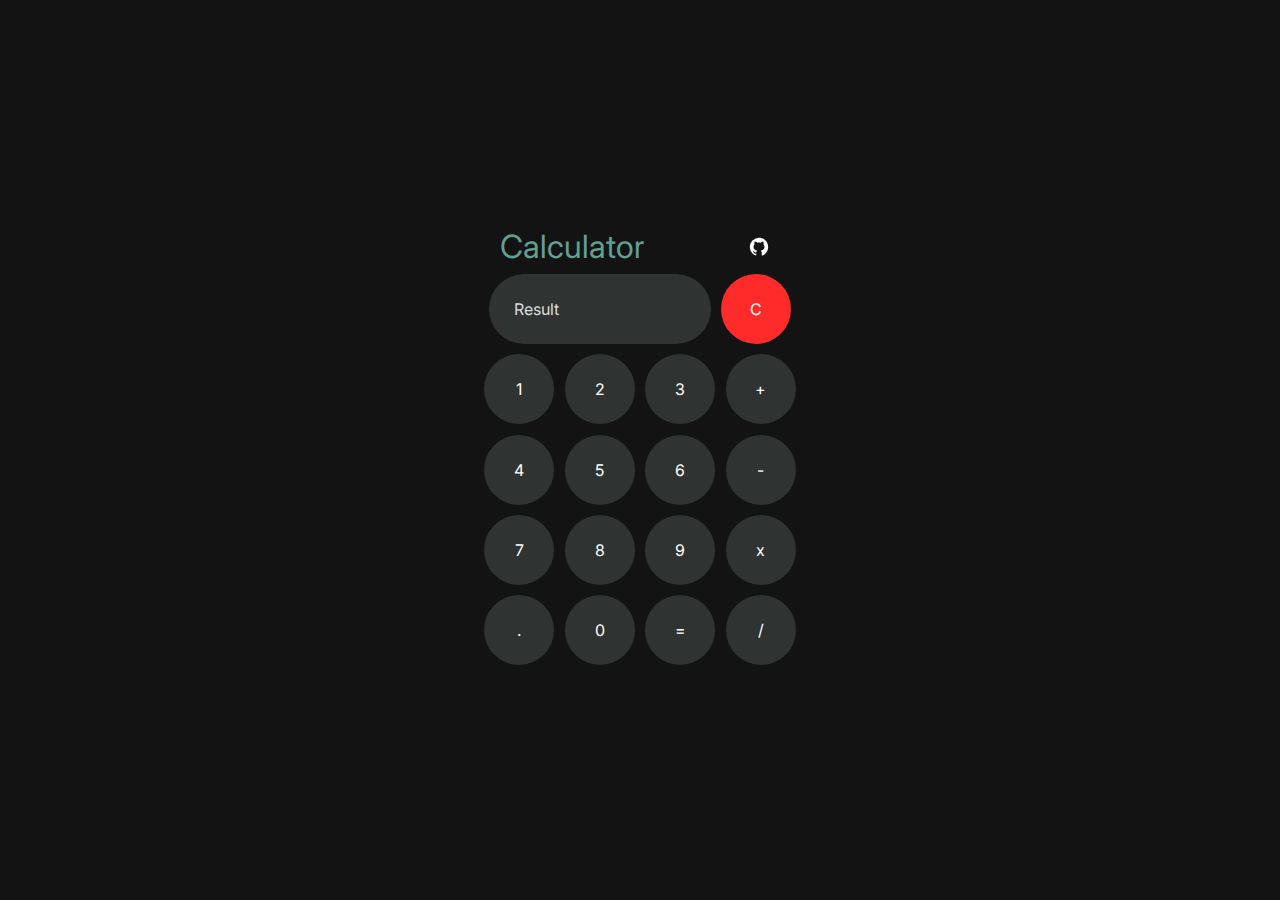
<file: Calculator/index.html>
<!DOCTYPE html>
<html lang="en">
  <head>
    <meta charset="utf-8" />
    <meta http-equiv="X-UA-Compatible" content="IE=edge" />
    <title>Calculator</title>
    <meta name="description" content="Simple Calculator With Dark Mode." />
    <meta name="viewport" content="width=device-width, initial-scale=1" />
    <link rel="icon" type="image/x-icon" href="assets/calculator.ico" />
    <link rel="stylesheet" href="styles.css" id="theme" />
    <link rel="preconnect" href="https://fonts.googleapis.com" />
    <link rel="preconnect" href="https://fonts.gstatic.com" crossorigin />
    <link
      href="https://fonts.googleapis.com/css2?family=Inter:wght@300;400&display=swap"
      rel="stylesheet"
    />
  </head>

  <body>
    <div class="wrapper">
      <div class="container">
        <div class="header-container">
          <h1 id="toast" class="animated-header">Calculator</h1>
          <div class="top-buttons">
            <a href="https://github.com/dheerajkumar47/Codsoft">
              <img src="assets/GitHubLight.svg" alt="Sun Icon" height="22.5" width="22.5" id="github-icon">
            </a>
          </div>
          </div>
        </div>
        <div class="first-row">
          <input
            type="text"
            name="result"
            id="result"
            placeholder="Result"
            readonly
          />
          <input
            type="button"
            value="C"
            onclick="result.value=''"
            id="clear-button"
          />
        </div>
        <div class="second-row">
          <input type="button" value="1" onclick="liveScreen(1)" />
          <input type="button" value="2" onclick="liveScreen(2)" />
          <input type="button" value="3" onclick="liveScreen(3)" />
          <input type="button" value="+" onclick="liveScreen('+')" />
        </div>
        <div class="third-row">
          <input type="button" value="4" onclick=" liveScreen(4)" />
          <input type="button" value="5" onclick=" liveScreen(5)" />
          <input type="button" value="6" onclick=" liveScreen(6)" />
          <input type="button" value="-" onclick="liveScreen('-')" />
        </div>
        <div class="fourth-row">
          <input type="button" value="7" onclick="liveScreen(7)" />
          <input type="button" value="8" onclick="liveScreen(8)" />
          <input type="button" value="9" onclick=" liveScreen(9)" />
          <input type="button" value="x" onclick="liveScreen('*')" />
        </div>
        <div class="fifth-row">
          <input type="button" value="." onclick="liveScreen('.')" />
          <input type="button" value="0" onclick="liveScreen(0)" />
          <input type="button" value="=" onclick="calculate(result.value)" />
          <input type="button" value="/" onclick="liveScreen('/')" />

        </div>
      </div>
    </div>
    <script src="script.js"></script>
  </body>
</html>
</file>
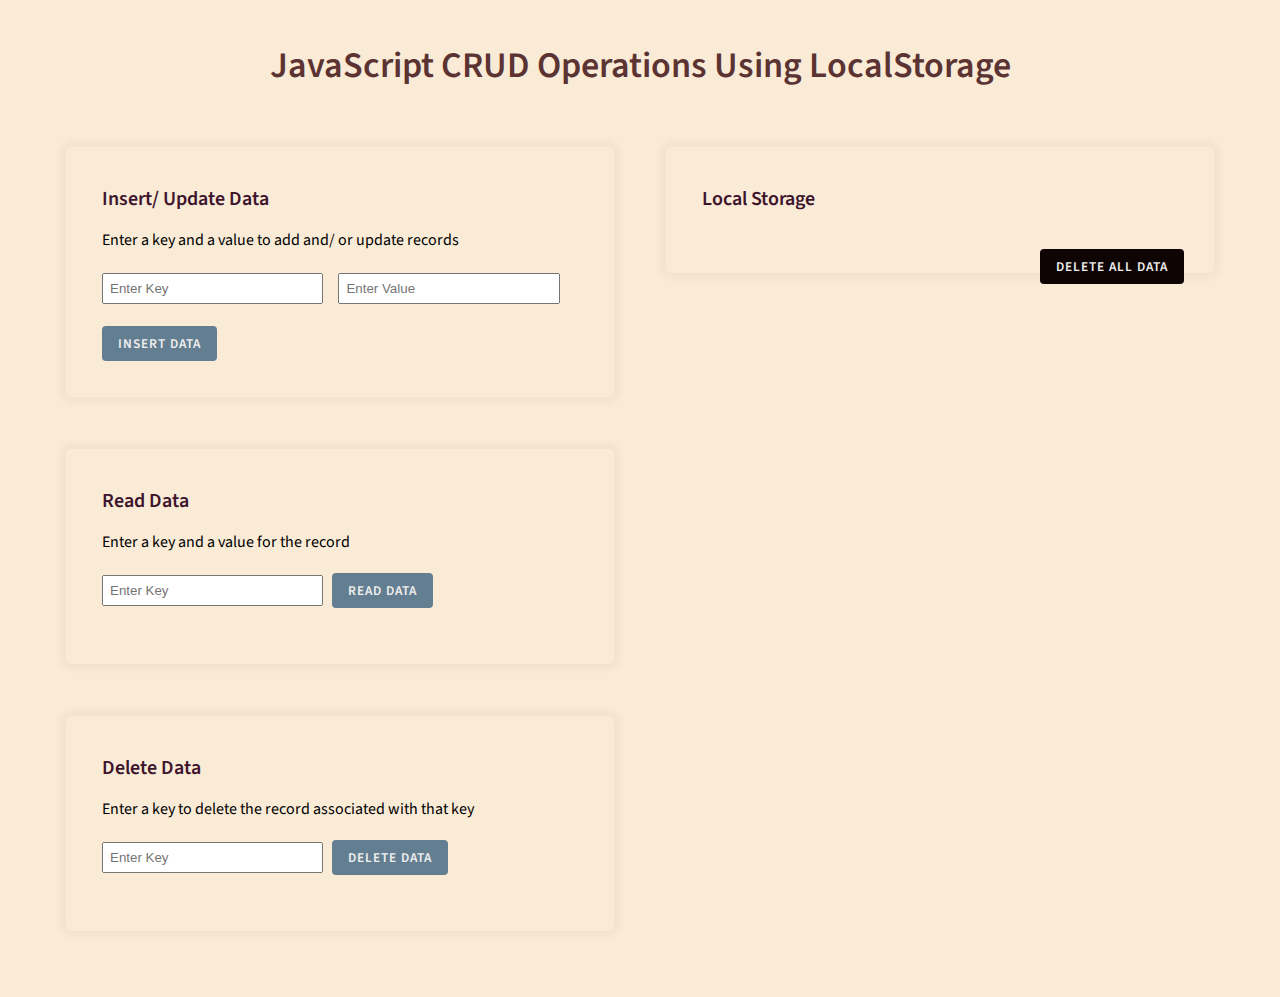
<file: CRUD using JS Local Storage/index.html>
<html>
  <head>
    <title>Simple CRUD Operations using JS - Local Storage</title>
    <meta http-equiv="Content-Type" content="text/html; charset=utf-8" />
    <meta name="viewport" content="width=device-width, initial-scale=1.0" />
    <link
      href="https://fonts.googleapis.com/css2?family=Source+Sans+Pro&display=swap"
      rel="stylesheet"
    />
    <link rel="stylesheet" href="styles.css" />
  </head>
  <body>
    <div class="main-wrapper">
      <h2>JavaScript CRUD Operations Using LocalStorage</h2>
      <div class="panels-wrap">
        <div class="left-panel">
          <div class="cardbox">
            <p><b>Insert/ Update Data</b></p>
            <span>Enter a key and a value to add and/ or update records</span>
            <div class="input-wrapper">
              <input id="inputKey" type="text" placeholder="Enter Key" />
              <input id="inputValue" type="text" placeholder="Enter Value" />
            </div>
            <button type="button" id="btnInsert">Insert Data</button>
          </div>
          <div class="read-box cardbox">
            <p><b>Read Data</b></p>
            <span>Enter a key and a value for the record</span>
            <div class="input-wrapper">
              <input
                id="inputReadDataKey"
                type="text"
                placeholder="Enter Key"
              />
              <button type="button" id="btnReadData">Read Data</button>
            </div>
            <p id="readedDataHere"></p>
          </div>
          <div class="delete-box cardbox">
            <p><b>Delete Data</b></p>
            <span
              >Enter a key to delete the record associated with that key</span
            >
            <div class="input-wrapper">
              <input id="inputDelKey" type="text" placeholder="Enter Key" />
              <button type="button" id="btnDelete">Delete Data</button>
            </div>
          </div>
        </div>
        <div class="right-panel">
          <div class="display-all-box cardbox">
            <p><b>Local Storage</b></p>
            <span id="avialRecords"></span>
            <p id="autoFILL"></p>
            <div id="lsOutput"></div>
            <div id="deleteAllBtn" class="delete-all">
              <button type="button" id="btnAllDelete">Delete All Data</button>
            </div>
          </div>
        </div>
      </div>
    </div>
    <script src="script.js"></script>
  </body>
</html>
</file>
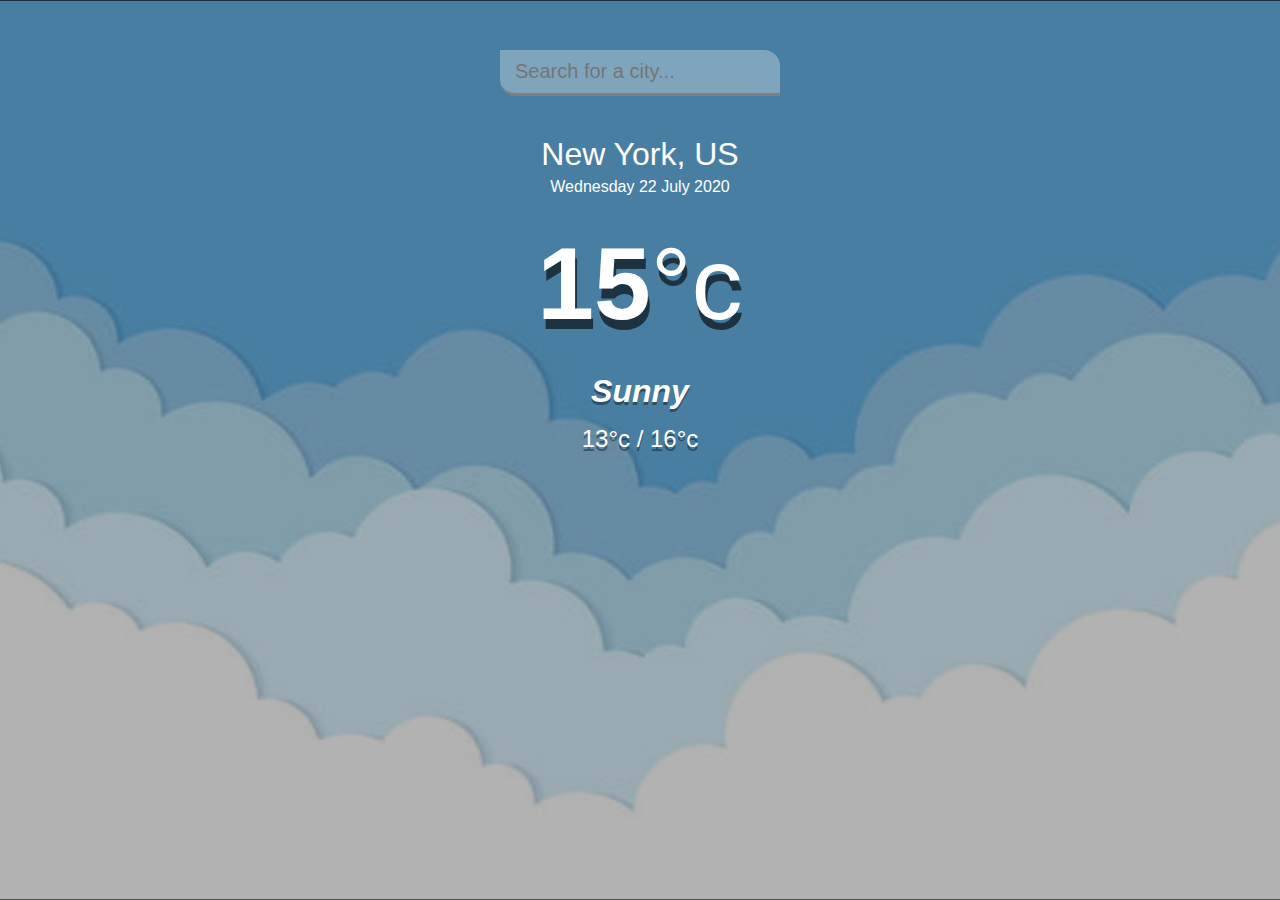
<file: Weather Application/index.html>
<!DOCTYPE html>
<html lang="en">
  <head>
    <meta charset="UTF-8" />
    <meta name="viewport" content="width=device-width, initial-scale=1.0" />
    <title>Weather App</title>
    <link rel="stylesheet" href="styles.css" />
  </head>
  <body>
    <div class="app-wrap">
      <header>
        <input
          type="text"
          autocomplete="off"
          class="search-box"
          placeholder="Search for a city..."
        />
      </header>
      <main>
        <section class="location">
          <div class="city">New York, US</div>
          <div class="date">Wednesday 22 July 2020</div>
        </section>
        <div class="current">
          <div class="temp">15<span>°c</span></div>
          <div class="weather">Sunny</div>
          <div class="hi-low">13°c / 16°c</div>
        </div>
      </main>
    </div>
    <script src="script.js"></script>
  </body>
</html>
</file>
<file: Calculator/styles.css>
* {
  box-sizing: border-box;
  padding: 0;
  margin: 0;
  font-family: Inter, -apple-system, BlinkMacSystemFont, "Segoe UI", "Open Sans";
  -webkit-appearance: none;
  appearance: none;
}

::placeholder {
  color: rgb(221, 221, 221);
}

.wrapper {
  height: 100vh;
  width: 100%;
  display: flex;
  justify-content: center;
  flex-direction: column;
  align-items: center;
  background-color: rgb(20, 19, 19);
  transition: 0.8s all;
}

h1 {
  margin-bottom: 1.5%;
  color: #fff;
  font-weight: normal;
}

.container {
  width: 350px;
  display: flex;
  justify-content: center;
  flex-direction: column;
  align-items: center;
}

.header-container {
  display: flex;
  justify-content: space-between;
  align-items: center;
  width: 80%;
}

.animated-header {
  display: inline-block;
  font-size: 2em;
  animation: showCharacter 2s steps(200) forwards;
  color: #61a094;
}

@keyframes showCharacter {
  from {
    width: 0;
    overflow: hidden;
  }
  to {
    width: 100%;
  }
}

.top-buttons {
  display: inline-block;
  position: relative;
  animation: pulse 1s infinite; /* Apply the 'pulse' animation */
}

@keyframes pulse {
  0% {
    transform: scale(1);
  }
  50% {
    transform: scale(1.2); /* Increase the scale to create a "pulse" effect */
  }
  100% {
    transform: scale(1);
  }
}

input {
  padding: 25px;
  color: rgb(255, 255, 255);
  font-size: 1em;
  cursor: pointer;
  width: 70px;
  background-color: rgb(47, 51, 50);
  border: none;
  outline: none;
  border-radius: 100px;
  margin: 0.2em;
}

.first-row,
.second-row,
.third-row,
.fourth-row,
.fifth-row {
  margin-bottom: 4px;
}

input[type="text"] {
  background-color: rgb(47, 51, 50);
  width: 222.5px;
}

input[type="button"]:hover {
  background-color: rgb(101, 101, 101);
  color: #fff;
}

#clear-button {
  color: #fff;
  background-color: rgb(255, 42, 42);
}

a {
  text-decoration: none;
  color: #fff;
}

#github-icon {
  margin-right: 10px;
}

.theme-button {
  all: unset;
  cursor: pointer;
}
</file>
<file: CRUD using JS Local Storage/styles.css>
body {
  margin: 0;
  padding: 0;
  width: 100%;
  font-family: "Source Sans Pro", sans-serif;
  background-color: antiquewhite;
}

.main-wrapper {
  margin: 40px;
}

.main-wrapper h2 {
  text-align: center;
  font-size: 36px;
  font-weight: 600;
  color: #5c3333;
  animation: wordBreak 2s ease-in-out infinite;
}
b {
  color: #3e142d;
  font-size: 20px;
  font-weight: 600;
}
@keyframes wordBreak {
  0% {
    transform: translateY(0);
    opacity: 1;
  }
  25% {
    transform: translateY(-10px);
    opacity: 0.7;
  }
  50% {
    transform: translateY(10px);
    opacity: 0.7;
  }
  75% {
    transform: translateY(-5px);
    opacity: 0.4;
  }
  100% {
    transform: translateY(5px);
    opacity: 0.4;
  }
}

hr {
  margin: 20px 0;
  border-color: #486e8b;
  opacity: 0.1;
}

#btnAllDelete {
  background-color: #0f0404;
  float: right;
  margin-top: 20px;
}

.delete-all {
  margin: 0 10px 24px 0;
}

.panels-wrap {
  display: -webkit-box;
  display: -ms-flexbox;
  display: flex;
  -webkit-box-orient: horizontal;
  -webkit-box-direction: normal;
  -ms-flex-direction: row;
  flex-direction: row;
  width: 100%;
}

.panels-wrap .left-panel {
  display: -webkit-box;
  display: -ms-flexbox;
  display: flex;
  -webkit-box-orient: vertical;
  -webkit-box-direction: normal;
  -ms-flex-direction: column;
  flex-direction: column;
  width: 50%;
}

.panels-wrap .right-panel {
  width: 50%;
}

.panels-wrap .cardbox {
  padding: 22px 20px 36px 36px;
  margin: 26px;
  -webkit-box-shadow: 0 0 6px 6px rgba(33, 33, 33, 0.03);
  box-shadow: 0 0 6px 6px rgba(33, 33, 33, 0.03);
  border-radius: 6px;
}

.panels-wrap .cardbox button {
  padding: 8px 16px;
  outline: none;
  background-color: #647e91;
  color: #efefef;
  font-family: "Source Sans Pro", sans-serif;
  text-transform: uppercase;
  font-weight: 600;
  letter-spacing: 1px;
  border: none;
  border-radius: 4px;
  cursor: pointer;
}

.panels-wrap .input-wrapper {
  width: 100%;
  margin: 16px 0 16px -6px;
}

.panels-wrap .input-wrapper input {
  width: 45%;
  padding: 6px;
  margin: 6px;
}
</file>
<file: Weather Application/styles.css>
* {
  margin: 0;
  padding: 0;
  box-sizing: border-box;
}

body {
  font-family: "montserrat", sans-serif;
  background-image: url("weather.jpg");
  background-size: cover;
  background-position: top center;
}

.app-wrap {
  display: flex;
  flex-direction: column;
  min-height: 100vh;
  background-image: linear-gradient(
    to bottom,
    rgba(0, 0, 0, 0.3),
    rgba(0, 0, 0, 0.3)
  );
}

header {
  display: flex;
  justify-content: center;
  align-items: center;
  padding: 50px 15px 15px;
}

header input {
  width: 100%;
  max-width: 280px;
  padding: 10px 15px;
  border: none;
  outline: none;
  background-color: rgba(255, 255, 255, 0.3);
  border-radius: 0px 16px 0px 16px;
  border-bottom: 3px solid gray;

  color: #313131;
  font-size: 20px;
  font-weight: 300;
  transition: 0.2s ease-out;
}

header input:focus {
  background-color: rgba(255, 255, 255, 0.6);
}

main {
  flex: 1 1 100%;
  padding: 25px 25px 50px;
  display: flex;
  flex-direction: column;
  align-items: center;
  text-align: center;
}

.location .city {
  color: #fff;
  font-size: 32px;
  font-weight: 500;
  margin-bottom: 5px;
}

.location .date {
  color: #fff;
  font-size: 16px;
}

.current .temp {
  color: #fff;
  font-size: 102px;
  font-weight: 900;
  margin: 30px 0px;
  text-shadow: 2px 10px rgba(0, 0, 0, 0.6);
}

.current .temp span {
  font-weight: 500;
}

.current .weather {
  color: #fff;
  font-size: 32px;
  font-weight: 700;
  font-style: italic;
  margin-bottom: 15px;
  text-shadow: 0px 3px rgba(0, 0, 0, 0.4);
}

.current .hi-low {
  color: #fff;
  font-size: 24px;
  font-weight: 500;
  text-shadow: 0px 4px rgba(0, 0, 0, 0.4);
}
</file>
